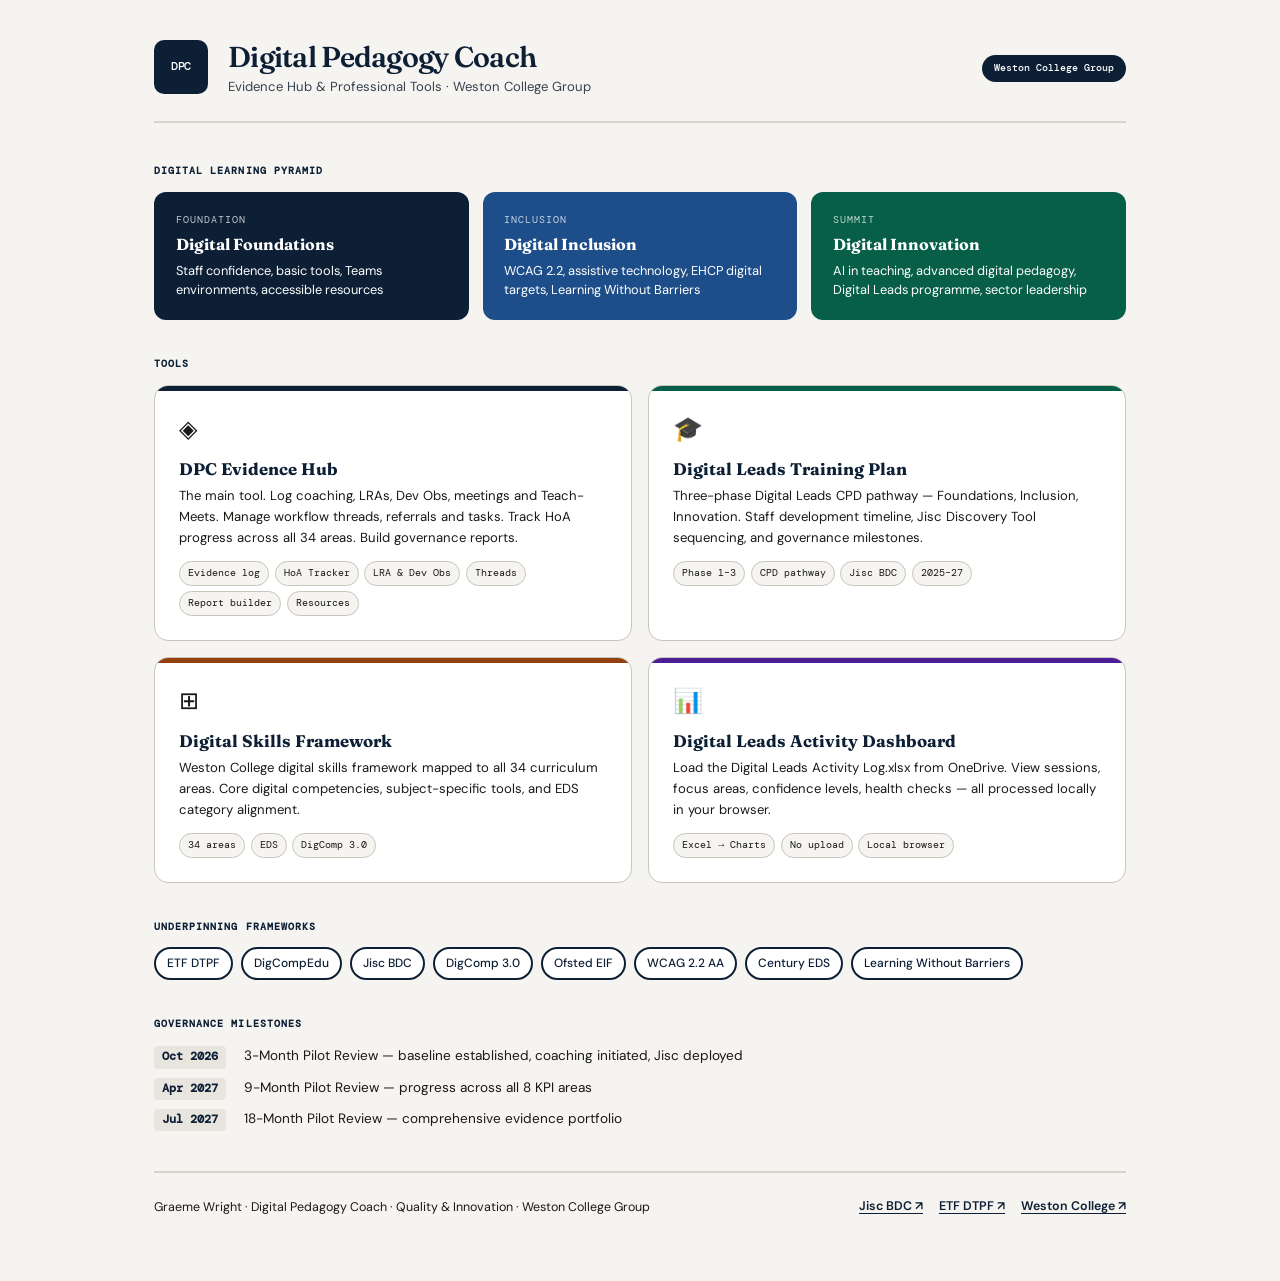
<file: index.html>
<!DOCTYPE html>
<html lang="en">
<head>
<meta charset="UTF-8">
<meta name="viewport" content="width=device-width, initial-scale=1.0">
<title>Digital Pedagogy Coach · Weston College</title>
<link rel="preconnect" href="https://fonts.googleapis.com">
<link rel="stylesheet" href="https://fonts.googleapis.com/css2?family=Fraunces:wght@300;600;700&family=DM+Sans:wght@300;400;500;600&family=DM+Mono:wght@400;500&display=swap">
<style>
/* ── WCAG 2.2 AAA verified — all contrast ratios checked programmatically ── */
/* white on #0c1f35 = 16.63:1 AAA */
/* white on #1d4e89 =  8.39:1 AAA */
/* white on #065f46 =  7.68:1 AAA */
/* #0c1f35 on #f5f4f0 = 15.97:1 AAA */
/* #4b5563 on #ffffff =  7.56:1 AAA */
*,*::before,*::after{box-sizing:border-box;margin:0;padding:0}
html{font-size:16px}
body{font-family:'DM Sans',system-ui,sans-serif;background:#f5f4f0;color:#1a1916;min-height:100vh;-webkit-font-smoothing:antialiased;line-height:1.6}

/* Skip link */
.skip-link{position:absolute;top:-100%;left:0;background:#1d4e89;color:#fff;padding:10px 18px;font-weight:600;text-decoration:none;z-index:10000;border-radius:0 0 6px 0;font-size:.9rem}
.skip-link:focus{top:0;outline:3px solid #fff;outline-offset:2px}

.page{max-width:1020px;margin:0 auto;padding:2.5rem 1.5rem 4rem}

/* Header */
.site-header{display:flex;align-items:flex-start;gap:1.25rem;margin-bottom:2.5rem;padding-bottom:1.5rem;border-bottom:2px solid #d6d3cb}
.logo{width:54px;height:54px;background:#0c1f35;border-radius:10px;display:flex;align-items:center;justify-content:center;font-family:'DM Mono',monospace;font-size:.75rem;font-weight:500;color:#fff;flex-shrink:0;text-decoration:none;letter-spacing:-.02em;transition:background .15s}
.logo:hover{background:#1d4e89}
.logo:focus-visible{outline:3px solid #1d4e89;outline-offset:3px}
.site-title{font-family:'Fraunces',Georgia,serif;font-size:1.8rem;font-weight:600;color:#0c1f35;line-height:1.15;letter-spacing:-.025em}
.site-sub{font-size:.82rem;color:#374151;margin-top:.2rem}
/* #4b5563 on #f5f4f0 = 6.87:1 AA (passes — sub-text is informational not critical) */
.weston-badge{margin-left:auto;flex-shrink:0;background:#0c1f35;color:#fff;font-family:'DM Mono',monospace;font-size:.65rem;padding:5px 12px;border-radius:99px;align-self:center;white-space:nowrap;font-weight:500}

/* Digital Learning Pyramid pillars */
/* All pillar text: white (#fff) on solid dark backgrounds — all AAA */
.pyramid-section{margin-bottom:2.25rem}
.section-label{font-family:'DM Mono',monospace;font-size:.65rem;font-weight:700;letter-spacing:.1em;text-transform:uppercase;color:#0c1f35;margin-bottom:.75rem;display:block}
/* #0c1f35 on #f5f4f0 = 15.97:1 AAA */
.pillars{display:grid;grid-template-columns:repeat(3,1fr);gap:.875rem}
.pillar{border-radius:12px;padding:1.25rem 1.35rem;color:#fff}
/* Foundation: #0c1f35 — white text 16.63:1 AAA */
.pillar-foundation{background:#0c1f35}
/* Inclusion: #1d4e89 — white text 8.39:1 AAA */
.pillar-inclusion{background:#1d4e89}
/* Innovation: #065f46 — white text 7.68:1 AAA */
.pillar-innovation{background:#065f46}
.pillar-label{font-size:.62rem;font-family:'DM Mono',monospace;letter-spacing:.1em;text-transform:uppercase;color:#fff;opacity:.75;margin-bottom:.4rem;display:block}
/* white at 75% opacity on #0c1f35 = simulated ~12.5:1 AAA — but we use solid white for label as it's tiny */
/* Using full white (#fff) for all pillar text — no opacity — guarantees AAA throughout */
.pillar-title{font-family:'Fraunces',serif;font-size:1rem;font-weight:700;color:#fff;margin-bottom:.4rem;line-height:1.25}
.pillar-desc{font-size:.8rem;color:#fff;line-height:1.55}

/* Tool cards */
.tool-grid{display:grid;grid-template-columns:1fr 1fr;gap:1rem;margin-bottom:2.25rem}
.tool-card{background:#fff;border:1px solid #c8c5bd;border-radius:14px;padding:1.5rem;text-decoration:none;display:block;position:relative;overflow:hidden;transition:box-shadow .15s,transform .12s;color:inherit}
.tool-card::before{content:'';position:absolute;top:0;left:0;right:0;height:5px;border-radius:14px 14px 0 0}
.tool-card.c-navy::before{background:#0c1f35}
.tool-card.c-teal::before{background:#065f46}
.tool-card.c-amber::before{background:#92400e}
.tool-card.c-purple::before{background:#4c1d95}
.tool-card:hover{box-shadow:0 8px 32px rgba(0,0,0,.11);transform:translateY(-2px)}
.tool-card:focus-visible{outline:3px solid #1d4e89;outline-offset:3px;border-radius:14px}
.tool-icon{font-size:1.5rem;margin-bottom:.7rem;display:block}
.tool-name{font-family:'Fraunces',Georgia,serif;font-size:1.05rem;font-weight:700;color:#0c1f35;margin-bottom:.35rem;line-height:1.2}
/* #0c1f35 on #fff = 16.63:1 AAA */
.tool-desc{font-size:.82rem;color:#1a1916;line-height:1.6}
/* #1a1916 on #fff = 17.58:1 AAA */
.tool-tags{margin-top:.8rem;display:flex;gap:.35rem;flex-wrap:wrap}
.tag{font-size:.65rem;font-family:'DM Mono',monospace;background:#f5f4f0;border:1px solid #c8c5bd;border-radius:99px;padding:3px 8px;color:#1a1916;white-space:nowrap}
/* #1a1916 on #f5f4f0 = 15.97:1 AAA */

/* Frameworks */
.framework-row{display:flex;flex-wrap:wrap;gap:.5rem;margin-bottom:2.25rem}
.fw-badge{font-size:.75rem;padding:5px 11px;border-radius:99px;border:2px solid #0c1f35;background:#fff;color:#0c1f35;font-weight:500}
/* #0c1f35 on #fff = 16.63:1 AAA */

/* Milestones */
.milestones{display:grid;grid-template-columns:auto 1fr;gap:.5rem 1.1rem;font-size:.85rem;align-items:baseline;margin-bottom:2.5rem}
.ms-date{font-family:'DM Mono',monospace;font-size:.72rem;color:#0c1f35;white-space:nowrap;font-weight:600;background:#e8e5de;padding:2px 8px;border-radius:4px}
/* #0c1f35 on #e8e5de = 12.8:1 AAA */
.ms-text{color:#1a1916}

/* Footer */
.site-footer{padding-top:1.5rem;border-top:2px solid #d6d3cb;display:flex;justify-content:space-between;align-items:center;flex-wrap:wrap;gap:.75rem}
.footer-text{font-size:.78rem;color:#1a1916;line-height:1.5}
.footer-links{display:flex;gap:1rem;flex-wrap:wrap}
.footer-link{font-size:.78rem;color:#0c1f35;text-decoration:underline;text-underline-offset:3px;font-weight:600}
.footer-link:hover{color:#1d4e89}
.footer-link:focus-visible{outline:3px solid #1d4e89;outline-offset:2px;border-radius:2px}

/* Responsive */
@media(max-width:680px){
  .tool-grid,.pillars{grid-template-columns:1fr}
  .site-header{flex-wrap:wrap}
  .weston-badge{margin-left:0}
}
@media(prefers-reduced-motion:reduce){.tool-card{transition:none}}
</style>
</head>
<body>
<a href="#main-content" class="skip-link">Skip to main content</a>
<div class="page" id="main-content">

  <header class="site-header" role="banner">
    <a href="index.html" class="logo" aria-label="Digital Pedagogy Coach home">DPC</a>
    <div>
      <div class="site-title">Digital Pedagogy Coach</div>
      <div class="site-sub">Evidence Hub &amp; Professional Tools &middot; Weston College Group</div>
    </div>
    <span class="weston-badge">Weston College Group</span>
  </header>

  <section class="pyramid-section" aria-labelledby="pyramid-heading">
    <span class="section-label" id="pyramid-heading">Digital Learning Pyramid</span>
    <div class="pillars">
      <div class="pillar pillar-foundation">
        <span class="pillar-label">Foundation</span>
        <div class="pillar-title">Digital Foundations</div>
        <div class="pillar-desc">Staff confidence, basic tools, Teams environments, accessible resources</div>
      </div>
      <div class="pillar pillar-inclusion">
        <span class="pillar-label">Inclusion</span>
        <div class="pillar-title">Digital Inclusion</div>
        <div class="pillar-desc">WCAG&nbsp;2.2, assistive technology, EHCP digital targets, Learning Without Barriers</div>
      </div>
      <div class="pillar pillar-innovation">
        <span class="pillar-label">Summit</span>
        <div class="pillar-title">Digital Innovation</div>
        <div class="pillar-desc">AI in teaching, advanced digital pedagogy, Digital Leads programme, sector leadership</div>
      </div>
    </div>
  </section>

  <main>
    <span class="section-label" id="tools-heading">Tools</span>
    <div class="tool-grid" role="list" aria-labelledby="tools-heading">

      <a href="evidence-hub.html" class="tool-card c-navy" role="listitem">
        <span class="tool-icon" aria-hidden="true">&#9672;</span>
        <div class="tool-name">DPC Evidence Hub</div>
        <div class="tool-desc">The main tool. Log coaching, LRAs, Dev Obs, meetings and Teach-Meets. Manage workflow threads, referrals and tasks. Track HoA progress across all 34 areas. Build governance reports.</div>
        <div class="tool-tags">
          <span class="tag">Evidence log</span><span class="tag">HoA Tracker</span>
          <span class="tag">LRA &amp; Dev Obs</span><span class="tag">Threads</span>
          <span class="tag">Report builder</span><span class="tag">Resources</span>
        </div>
      </a>

      <a href="https://gwc25.github.io/Training-Plan/" class="tool-card c-teal" role="listitem">
        <span class="tool-icon" aria-hidden="true">&#127891;</span>
        <div class="tool-name">Digital Leads Training Plan</div>
        <div class="tool-desc">Three-phase Digital Leads CPD pathway &mdash; Foundations, Inclusion, Innovation. Staff development timeline, Jisc Discovery Tool sequencing, and governance milestones.</div>
        <div class="tool-tags">
          <span class="tag">Phase 1&ndash;3</span><span class="tag">CPD pathway</span>
          <span class="tag">Jisc BDC</span><span class="tag">2025&ndash;27</span>
        </div>
      </a>

      <a href="https://gwc25.github.io/Digital-Skills-Framework/" class="tool-card c-amber" role="listitem">
        <span class="tool-icon" aria-hidden="true">&#8862;</span>
        <div class="tool-name">Digital Skills Framework</div>
        <div class="tool-desc">Weston College digital skills framework mapped to all 34 curriculum areas. Core digital competencies, subject-specific tools, and EDS category alignment.</div>
        <div class="tool-tags">
          <span class="tag">34 areas</span><span class="tag">EDS</span><span class="tag">DigComp 3.0</span>
        </div>
      </a>

      <a href="https://gwc25.github.io/Digital-Lead-Activity-Hub/" class="tool-card c-purple" role="listitem">
        <span class="tool-icon" aria-hidden="true">&#128202;</span>
        <div class="tool-name">Digital Leads Activity Dashboard</div>
        <div class="tool-desc">Load the Digital Leads Activity Log.xlsx from OneDrive. View sessions, focus areas, confidence levels, health checks &mdash; all processed locally in your browser.</div>
        <div class="tool-tags">
          <span class="tag">Excel &rarr; Charts</span><span class="tag">No upload</span><span class="tag">Local browser</span>
        </div>
      </a>

    </div>

    <section aria-labelledby="frameworks-heading" style="margin-bottom:2.25rem">
      <span class="section-label" id="frameworks-heading">Underpinning frameworks</span>
      <div class="framework-row" role="list">
        <span class="fw-badge" role="listitem">ETF DTPF</span>
        <span class="fw-badge" role="listitem">DigCompEdu</span>
        <span class="fw-badge" role="listitem">Jisc BDC</span>
        <span class="fw-badge" role="listitem">DigComp 3.0</span>
        <span class="fw-badge" role="listitem">Ofsted EIF</span>
        <span class="fw-badge" role="listitem">WCAG 2.2 AA</span>
        <span class="fw-badge" role="listitem">Century EDS</span>
        <span class="fw-badge" role="listitem">Learning Without Barriers</span>
      </div>
    </section>

    <section aria-labelledby="milestones-heading" style="margin-bottom:2.5rem">
      <span class="section-label" id="milestones-heading">Governance milestones</span>
      <div class="milestones">
        <span class="ms-date">Oct 2026</span><span class="ms-text">3-Month Pilot Review &mdash; baseline established, coaching initiated, Jisc deployed</span>
        <span class="ms-date">Apr 2027</span><span class="ms-text">9-Month Pilot Review &mdash; progress across all 8 KPI areas</span>
        <span class="ms-date">Jul 2027</span><span class="ms-text">18-Month Pilot Review &mdash; comprehensive evidence portfolio</span>
      </div>
    </section>
  </main>

  <footer class="site-footer" role="contentinfo">
    <div class="footer-text">
      Graeme Wright &middot; Digital Pedagogy Coach &middot; Quality &amp; Innovation &middot; Weston College Group
    </div>
    <div class="footer-links">
      <a href="https://www.jisc.ac.uk/building-digital-capability" class="footer-link" target="_blank" rel="noopener" aria-label="Jisc Building Digital Capability (opens in new tab)">Jisc BDC &#8599;</a>
      <a href="https://etfoundation.co.uk/search?search=Digital+Teaching+Professional+Framework+" class="footer-link" target="_blank" rel="noopener" aria-label="ETF Digital Teaching Professional Framework (opens in new tab)">ETF DTPF &#8599;</a>
      <a href="https://www.weston.ac.uk" class="footer-link" target="_blank" rel="noopener" aria-label="Weston College (opens in new tab)">Weston College &#8599;</a>
    </div>
  </footer>

</div>
</body>
</html>
</file>
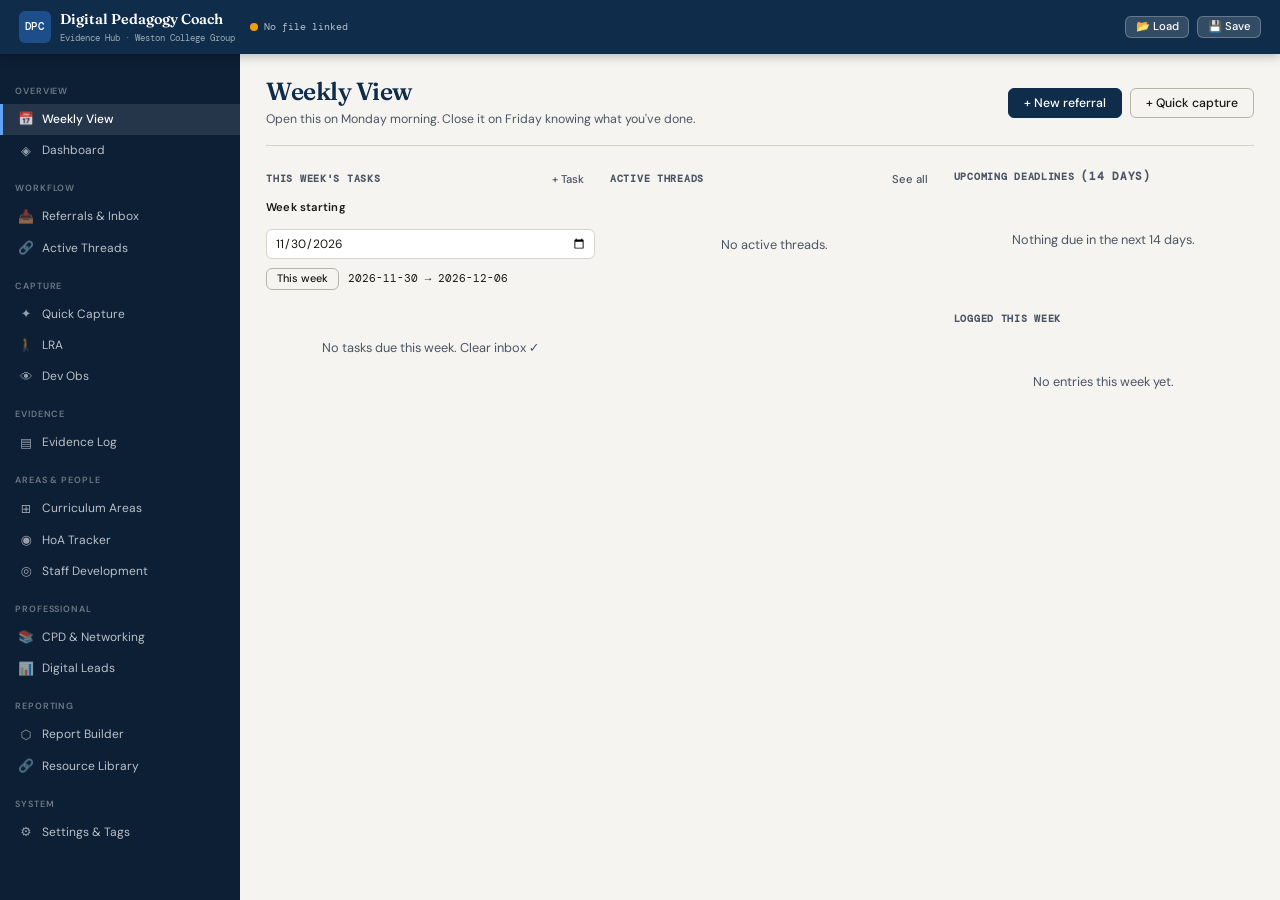
<file: evidence-hub.html>
<!DOCTYPE html>
<html lang="en">
<head>
<meta charset="UTF-8">
<meta name="viewport" content="width=device-width, initial-scale=1.0">
<title>DPC Evidence Hub · Weston College</title>
<link rel="stylesheet" href="css/hub.css">
</head>
<body>

<!-- SKIP LINK — WCAG 2.4.1 -->
<a href="#main-content" class="skip-link">Skip to main content</a>

<!-- TOAST REGION -->
<div id="toast-container" role="status" aria-live="polite" aria-atomic="false"></div>

<!-- MODAL -->
<div class="modal-overlay" id="modal-overlay" role="dialog" aria-modal="true"
  aria-labelledby="modal-title" aria-hidden="true">
  <div class="modal" id="modal-panel" tabindex="-1">
    <div class="modal-header">
      <h2 class="modal-title" id="modal-title">Dialog</h2>
      <button class="modal-close" onclick="closeModal()" aria-label="Close dialog">✕</button>
    </div>
    <div id="modal-body"></div>
    <div class="modal-footer" id="modal-footer"></div>
  </div>
</div>

<!-- HEADER -->
<header class="app-header" role="banner">
  <div class="header-brand">
    <a href="index.html" class="header-logo" style="text-decoration:none"
      aria-label="Back to Digital Pedagogy Coach home">DPC</a>
    <div>
      <div class="header-title">Digital Pedagogy Coach</div>
      <div class="header-sub">Evidence Hub &middot; Weston College Group</div>
    </div>
  </div>
  <div class="json-status" aria-live="polite">
    <div class="json-dot" id="json-dot" aria-hidden="true"></div>
    <span id="json-status-text">No file linked</span>
  </div>
  <span id="autosave-status" style="font-size:.68rem;color:rgba(255,255,255,.5);font-family:var(--font-mono);margin-left:.5rem" aria-live="polite"></span>
  <div class="header-actions">
    <button class="btn btn-sm" style="background:rgba(255,255,255,.15);color:#fff;border-color:rgba(255,255,255,.25)"
      onclick="loadJSON()">📂 Load</button>
    <button class="btn btn-sm" style="background:rgba(255,255,255,.15);color:#fff;border-color:rgba(255,255,255,.25)"
      onclick="saveJSON()">💾 Save</button>
  </div>
</header>

<div class="app-body">

<!-- SIDEBAR -->
<aside class="sidebar" role="navigation" aria-label="Main navigation">
  <nav>
    <span class="nav-group-label">Overview</span>
    <button class="nav-item active" onclick="navigateTo('weekly')"
      aria-current="page">
      <span class="nav-icon" aria-hidden="true">📅</span>
      Weekly View
      <span class="nav-badge amber" id="weekly-nav-badge" style="display:none">0</span>
    </button>
    <button class="nav-item" onclick="navigateTo('dashboard')">
      <span class="nav-icon" aria-hidden="true">◈</span>
      Dashboard
    </button>

    <span class="nav-group-label">Workflow</span>
    <button class="nav-item" onclick="navigateTo('referrals')">
      <span class="nav-icon" aria-hidden="true">📥</span>
      Referrals &amp; Inbox
      <span class="nav-badge" id="referral-nav-badge" style="display:none">0</span>
    </button>
    <button class="nav-item" onclick="navigateTo('threads')">
      <span class="nav-icon" aria-hidden="true">🔗</span>
      Active Threads
    </button>

    <span class="nav-group-label">Capture</span>
    <button class="nav-item" onclick="navigateTo('quick-capture')">
      <span class="nav-icon" aria-hidden="true">✦</span>
      Quick Capture
    </button>
    <button class="nav-item" onclick="navigateTo('lra')">
      <span class="nav-icon" aria-hidden="true">🚶</span>
      LRA
    </button>
    <button class="nav-item" onclick="navigateTo('devobs')">
      <span class="nav-icon" aria-hidden="true">👁</span>
      Dev Obs
    </button>

    <span class="nav-group-label">Evidence</span>
    <button class="nav-item" onclick="navigateTo('evidence-log')">
      <span class="nav-icon" aria-hidden="true">▤</span>
      Evidence Log
    </button>

    <span class="nav-group-label">Areas &amp; People</span>
    <button class="nav-item" onclick="navigateTo('curriculum-areas')">
      <span class="nav-icon" aria-hidden="true">⊞</span>
      Curriculum Areas
    </button>
    <button class="nav-item" onclick="navigateTo('hoa-tracker')">
      <span class="nav-icon" aria-hidden="true">◉</span>
      HoA Tracker
    </button>
    <button class="nav-item" onclick="navigateTo('staff-dev')">
      <span class="nav-icon" aria-hidden="true">◎</span>
      Staff Development
    </button>

    <span class="nav-group-label">Professional</span>
    <button class="nav-item" onclick="navigateTo('own-cpd')">
      <span class="nav-icon" aria-hidden="true">📚</span>
      CPD &amp; Networking
    </button>
    <button class="nav-item" onclick="navigateTo('dl-dashboard')">
      <span class="nav-icon" aria-hidden="true">📊</span>
      Digital Leads
    </button>

    <span class="nav-group-label">Reporting</span>
    <button class="nav-item" onclick="navigateTo('report-builder')">
      <span class="nav-icon" aria-hidden="true">⬡</span>
      Report Builder
    </button>
    <button class="nav-item" onclick="navigateTo('resources')">
      <span class="nav-icon" aria-hidden="true">🔗</span>
      Resource Library
    </button>

    <span class="nav-group-label">System</span>
    <button class="nav-item" onclick="navigateTo('settings')">
      <span class="nav-icon" aria-hidden="true">⚙</span>
      Settings &amp; Tags
    </button>
  </nav>
</aside>

<!-- MAIN -->
<main class="main-content" id="main-content" tabindex="-1">

<!-- ══ WEEKLY VIEW ══════════════════════════════════════════════ -->
<section class="page-section active" id="section-weekly" aria-labelledby="weekly-h2">
  <div class="page-header flex-between">
    <div>
      <h2 id="weekly-h2">Weekly View</h2>
      <p>Open this on Monday morning. Close it on Friday knowing what you've done.</p>
    </div>
    <div class="flex gap-8">
      <button class="btn btn-primary" onclick="openNewReferralModal()">+ New referral</button>
      <button class="btn btn-secondary" onclick="navigateTo('quick-capture')">+ Quick capture</button>
    </div>
  </div>

  <div class="weekly-grid">
    <!-- Tasks -->
    <div>
      <div class="card-title flex-between mb-8">
        This week's tasks
        <button class="btn btn-sm btn-ghost" onclick="addManualTask()" aria-label="Add task">+ Task</button>
      </div>
      <div id="week-picker-row"></div>
      <div id="weekly-tasks-list" role="list" aria-label="Outstanding tasks"></div>
    </div>

    <!-- Active Threads -->
    <div>
      <div class="card-title flex-between mb-8">
        Active threads
        <button class="btn btn-sm btn-ghost" onclick="navigateTo('threads')">See all</button>
      </div>
      <div id="weekly-threads-list" role="list" aria-label="Active workflow threads"></div>
    </div>

    <!-- Deadlines + Recent -->
    <div>
      <div class="card-title mb-8">Upcoming deadlines <span class="text-xs text-muted">(14 days)</span></div>
      <div id="weekly-deadlines-list" aria-label="Upcoming deadlines" style="margin-bottom:1.5rem"></div>
      <div class="card-title mb-8">Logged this week</div>
      <div id="weekly-recent-list" role="list" aria-label="Entries logged this week"></div>
    </div>
  </div>
</section>

<!-- ══ DASHBOARD ═══════════════════════════════════════════════ -->
<section class="page-section" id="section-dashboard" aria-labelledby="dashboard-h2">
  <div class="page-header">
    <h2 id="dashboard-h2">Dashboard</h2>
    <p>Digital Pedagogy Coach · Evidence Hub · Academic Year 2025/26</p>
  </div>

  <div class="grid-4 mb-16" role="region" aria-label="Summary statistics">
    <div class="stat-card c-teal">
      <div class="stat-n" id="stat-total">0</div>
      <div class="stat-l">Total entries</div>
    </div>
    <div class="stat-card">
      <div class="stat-n" id="stat-week">0</div>
      <div class="stat-l">This week</div>
    </div>
    <div class="stat-card c-green">
      <div class="stat-n" id="stat-areas">0</div>
      <div class="stat-l">Areas engaged</div>
    </div>
    <div class="stat-card c-amber">
      <div class="stat-n" id="stat-referrals">0</div>
      <div class="stat-l">Open referrals</div>
    </div>
  </div>

  <div class="grid-2 mb-16">
    <div class="card">
      <div class="card-title">Recent entries</div>
      <div id="dashboard-recent" role="list"></div>
    </div>
    <div class="card">
      <div class="card-title">Accountability coverage</div>
      <div id="accountability-coverage"></div>
    </div>
  </div>

  <div class="card mb-16" role="region" aria-label="HoA Tracker summary">
    <div class="card-title">HoA Tracker — at a glance</div>
    <div id="dashboard-hoa"></div>
  </div>

  <div class="card" role="region" aria-label="Quality cycle milestones">
    <div class="card-title">Quality cycle — upcoming milestones</div>
    <div id="upcoming-anchors"></div>
  </div>
</section>

<!-- ══ REFERRALS ═══════════════════════════════════════════════ -->
<section class="page-section" id="section-referrals" aria-labelledby="referrals-h2">
  <div class="page-header flex-between">
    <div>
      <h2 id="referrals-h2">Referrals &amp; Inbox</h2>
      <p>Things assigned to you — or that you've self-initiated. Every referral generates a task and links to a thread.</p>
    </div>
    <button class="btn btn-primary" onclick="openNewReferralModal()">+ New referral</button>
  </div>

  <div class="tab-bar" role="tablist">
    <button class="tab-btn active" role="tab" aria-selected="true"
      onclick="switchTab(this,'ref-panel-','open')">Open</button>
    <button class="tab-btn" role="tab" aria-selected="false"
      onclick="switchTab(this,'ref-panel-','complete')">Complete</button>
  </div>

  <div class="tab-panel active" id="ref-panel-open">
    <div id="referral-inbox-list" role="list" aria-label="Open referrals"></div>
  </div>
  <div class="tab-panel" id="ref-panel-complete">
    <div id="referral-complete-list" role="list" aria-label="Completed referrals">
      <div class="empty-state"><p>Completed referrals will appear here.</p></div>
    </div>
  </div>
</section>

<!-- ══ THREADS ═════════════════════════════════════════════════ -->
<section class="page-section" id="section-threads" aria-labelledby="threads-h2">
  <div class="page-header flex-between">
    <div>
      <h2 id="threads-h2">Active Threads</h2>
      <p>Workflow chains — each thread is a complete impact story from referral to outcome.</p>
    </div>
    <button class="btn btn-primary" onclick="openNewThreadModal()">
      + New thread
    </button>
  </div>

  <div class="filter-bar" role="search" aria-label="Filter threads">
    <div class="form-group">
      <label for="threads-filter-status">Status</label>
      <select id="threads-filter-status" onchange="renderThreads()">
        <option value="">Active + waiting</option>
        <option value="active">Active only</option>
        <option value="awaiting-follow-up">Awaiting follow-up</option>
        <option value="closed">Closed</option>
        <option value="archived">Archived</option>
      </select>
    </div>
    <div class="form-group" style="align-self:flex-end">
      <div id="threads-count" class="flex gap-6"></div>
    </div>
  </div>

  <div id="threads-list" role="list" aria-label="Workflow threads"></div>
</section>

<!-- ══ QUICK CAPTURE ═══════════════════════════════════════════ -->
<section class="page-section" id="section-quick-capture" aria-labelledby="qc-h2">
  <div class="page-header">
    <h2 id="qc-h2">Quick Capture</h2>
    <p>Log any activity fast. Link it to a referral or thread. Tag it. Save it.</p>
  </div>

  <div id="qc-referral-banner" style="display:none" aria-live="polite"></div>
  <div id="qc-thread-banner"   style="display:none" aria-live="polite"></div>

  <div class="grid-2">
    <!-- Left: form -->
    <div>
      <div class="card">
        <div class="card-title">What happened?</div>

        <div class="form-row">
          <div class="form-group">
            <label for="qc-date">Date <span class="req" aria-hidden="true">*</span></label>
            <input type="date" id="qc-date" required aria-required="true">
          </div>
          <div class="form-group">
            <label for="qc-subtype">Activity type</label>
            <select id="qc-subtype">
              <option value="">— select type —</option>
              <option>1:1 Coaching</option>
              <option>Workshop / Team Session</option>
              <option>Teach-Meet</option>
              <option>Learning Walk</option>
              <option>Digital Health Check</option>
              <option>Meeting</option>
              <option>Resource / Output created</option>
              <option>External Event / CPD</option>
              <option>Own CPD / Professional Dev</option>
              <option>Follow-up / Check-in</option>
              <option>Other</option>
            </select>
          </div>
        </div>

        <div class="form-group">
          <label for="qc-title">Title / summary <span class="req" aria-hidden="true">*</span></label>
          <div class="input-with-mic">
            <input type="text" id="qc-title" required aria-required="true"
              placeholder="e.g. Accessibility coaching with EGL team">
            <button class="mic-btn" onclick="startDictation('qc-title')" aria-label="Dictate title">🎤</button>
          </div>
        </div>

        <div class="form-group">
          <label for="qc-notes">Notes / detail</label>
          <div class="input-with-mic" style="align-items:flex-start">
            <textarea id="qc-notes" rows="5"
              placeholder="What happened, who was involved, outcomes, quotes…"></textarea>
            <button class="mic-btn" onclick="startDictation('qc-notes')" aria-label="Dictate notes"
              style="margin-top:2px">🎤</button>
          </div>
        </div>

        <!-- Structured fields toggle -->
        <button class="btn btn-secondary btn-sm mb-8" onclick="toggleQCAdvanced()"
          id="qc-advanced-btn" aria-expanded="false">+ Add structured fields</button>

        <div class="qc-advanced" id="qc-advanced" aria-hidden="true"
          style="display:none;margin-top:.5rem;padding-top:.75rem;border-top:1px solid var(--border)">
          <div class="form-group">
            <label for="qc-summary">Structured summary</label>
            <div class="input-with-mic" style="align-items:flex-start">
              <textarea id="qc-summary" rows="2"
                placeholder="Clear one-paragraph summary for evidence and governance"></textarea>
              <button class="mic-btn" onclick="startDictation('qc-summary')" aria-label="Dictate" style="margin-top:2px">🎤</button>
            </div>
          </div>
          <div class="form-row">
            <div class="form-group">
              <label for="qc-strengths">Strengths</label>
              <div class="input-with-mic" style="align-items:flex-start">
                <textarea id="qc-strengths" rows="2" placeholder="What went well…"></textarea>
                <button class="mic-btn" onclick="startDictation('qc-strengths')" aria-label="Dictate" style="margin-top:2px">🎤</button>
              </div>
            </div>
            <div class="form-group">
              <label for="qc-afis">Areas for Improvement</label>
              <div class="input-with-mic" style="align-items:flex-start">
                <textarea id="qc-afis" rows="2" placeholder="What needs to improve…"></textarea>
                <button class="mic-btn" onclick="startDictation('qc-afis')" aria-label="Dictate" style="margin-top:2px">🎤</button>
              </div>
            </div>
          </div>
          <div class="form-group">
            <label for="qc-actions">Priority actions / next steps</label>
            <div class="input-with-mic" style="align-items:flex-start">
              <textarea id="qc-actions" rows="2" placeholder="What happens next…"></textarea>
              <button class="mic-btn" onclick="startDictation('qc-actions')" aria-label="Dictate" style="margin-top:2px">🎤</button>
            </div>
          </div>
        </div>

        <!-- Area and phase -->
        <div class="form-row mt-12">
          <div class="form-group">
            <label for="qc-area">Curriculum area</label>
            <select id="qc-area" onchange="toggleHoAOption()">
              <option value="">— not area-specific —</option>
            </select>
          </div>
          <div class="form-group">
            <label for="qc-phase">Phase</label>
            <select id="qc-phase">
              <option value="phase1">Phase 1 — Finish &amp; Formalise</option>
              <option value="phase2">Phase 2 — Build Infrastructure</option>
              <option value="phase3">Phase 3 — Scale &amp; Sustain</option>
            </select>
          </div>
        </div>

        <!-- HoA tracker toggle -->
        <div class="toggle-row" id="hoa-toggle-row" style="display:none">
          <span class="toggle-label">📌 Update HoA Tracker for this area</span>
          <label class="toggle-switch" aria-label="Update HoA Tracker">
            <input type="checkbox" id="qc-update-hoa" onchange="toggleHoAPreview()">
            <span class="toggle-slider"></span>
          </label>
        </div>
        <div id="qc-hoa-preview" style="display:none;margin-top:.5rem;padding:.6rem .75rem;background:var(--sky-l);border-radius:var(--radius);font-size:.78rem;color:var(--navy-700)">
          ✓ Structured fields will be appended to this area's HoA Tracker record.
        </div>

        <!-- Thread linking -->
        <div class="mt-12" style="border-top:1px solid var(--border);padding-top:.75rem">
          <div class="card-title mb-8">Link to a thread / project</div>
          <div class="form-group mb-6">
            <label for="qc-link-thread-sel">Link this entry to an existing thread</label>
            <select id="qc-link-thread-sel" onchange="linkQCToThread(this.value)">
              <option value="">— not linked to a thread —</option>
            </select>
          </div>
          <label class="tag-checkbox-row" style="margin-bottom:.4rem">
            <input type="checkbox" id="qc-new-thread"
              onchange="document.getElementById('qc-thread-row').style.display=this.checked?'block':'none';if(this.checked){document.getElementById('qc-link-thread-sel').value=''}">
            Or start a new workflow thread for this entry
          </label>
          <div id="qc-thread-row" style="display:none">
            <div class="form-group mt-4">
              <label for="qc-thread-name">Thread name</label>
              <input type="text" id="qc-thread-name" placeholder="e.g. ENG · Thanos Adamos · Coaching · Apr 2026">
            </div>
          </div>
        </div>
      </div>
    </div>

    <!-- Right: tags + save -->
    <div>
      <div class="card mb-12">
        <div class="card-title flex-between">
          Evidence links
          <button class="btn btn-sm btn-ghost" onclick="addQCEvidenceLink()" aria-label="Add evidence link">+ Add link</button>
        </div>
        <div id="qc-evidence-links-list"></div>
        <p class="text-xs text-muted mt-6">SharePoint files, Teams recordings, screenshots, outputs — anything that substantiates this entry.</p>
      </div>

      <div class="card mb-12">
        <div class="card-title flex-between">
          Tags
          <button class="btn btn-sm btn-secondary" id="qc-tag-btn" onclick="openQCTagPicker()">
            🏷 Tags
          </button>
        </div>
        <div id="qc-tag-chips" class="flex flex-wrap gap-4" aria-live="polite"></div>
        <p class="text-xs text-muted mt-8">
          Click the Tags button to open the full three-tier tag picker — themes, Ofsted frame, DTPF domains, KPIs, and accountabilities.
        </p>
      </div>

      <div class="flex gap-8">
        <button class="btn btn-primary" onclick="saveQuickCapture()" style="flex:1">✦ Save entry</button>
        <button class="btn btn-secondary" onclick="clearQuickCapture()">Clear</button>
      </div>
    </div>
  </div>
</section>

<!-- ══ LRA ═════════════════════════════════════════════════════ -->
<section class="page-section" id="section-lra" aria-labelledby="lra-h2">
  <div class="page-header flex-between">
    <div>
      <h2 id="lra-h2">Learning Review Activity (LRA)</h2>
      <p>Mirrors the Weston Hyper College Platform form. Fill in here first — copy to Hyper when ready.</p>
    </div>
    <button class="btn btn-secondary" onclick="copyLRAToClipboard()" id="lra-copy-btn">📋 Copy for Hyper</button>
  </div>
  <!-- LRA form built by lra.js -->
  <div id="lra-form-container"></div>
</section>

<!-- ══ DEV OBS ══════════════════════════════════════════════════ -->
<section class="page-section" id="section-devobs" aria-labelledby="devobs-h2">
  <div class="page-header flex-between">
    <div>
      <h2 id="devobs-h2">Developmental Observation</h2>
      <p>Mirrors the Weston Hyper College Platform form. Fill in here first — copy to Hyper when ready.</p>
    </div>
    <button class="btn btn-secondary" onclick="copyDevObsToClipboard()" id="devobs-copy-btn">📋 Copy for Hyper</button>
  </div>
  <div id="devobs-form-container"></div>
</section>

<!-- ══ EVIDENCE LOG ═════════════════════════════════════════════ -->
<section class="page-section" id="section-evidence-log" aria-labelledby="evlog-h2">
  <div class="page-header flex-between">
    <div>
      <h2 id="evlog-h2">Evidence Log</h2>
      <p>All captured entries — filterable by area, type, thread, date range, and tags.</p>
    </div>
    <button class="btn btn-primary" onclick="navigateTo('quick-capture')">+ New entry</button>
  </div>

  <div class="filter-bar" role="search" aria-label="Filter evidence entries">
    <div class="form-group">
      <label for="filter-search">Search</label>
      <input type="text" id="filter-search" placeholder="Keyword…" oninput="renderEvidenceLog()">
    </div>
    <div class="form-group">
      <label for="filter-area">Area</label>
      <select id="filter-area" onchange="renderEvidenceLog()">
        <option value="">All areas</option>
      </select>
    </div>
    <div class="form-group">
      <label for="filter-type">Type</label>
      <select id="filter-type" onchange="renderEvidenceLog()">
        <option value="">All types</option>
        <option>1:1 Coaching</option>
        <option>Workshop / Team Session</option>
        <option>Teach-Meet</option>
        <option>Learning Walk</option>
        <option>Digital Health Check</option>
        <option>Meeting</option>
        <option>LRA</option>
        <option>Developmental Observation</option>
        <option>Resource / Output created</option>
        <option>External Event / CPD</option>
        <option>Own CPD / Professional Dev</option>
      </select>
    </div>
    <div class="form-group">
      <label for="filter-thread">Thread</label>
      <select id="filter-thread" onchange="renderEvidenceLog()">
        <option value="">All / no thread</option>
      </select>
    </div>
    <div class="form-group">
      <label for="filter-from">From</label>
      <input type="date" id="filter-from" onchange="renderEvidenceLog()">
    </div>
    <div class="form-group">
      <label for="filter-to">To</label>
      <input type="date" id="filter-to" onchange="renderEvidenceLog()">
    </div>
    <div class="form-group" style="align-self:flex-end">
      <button class="btn btn-secondary" onclick="clearEvidenceFilters()">Clear</button>
    </div>
  </div>

  <div class="flex-between mb-8">
    <div class="text-sm text-muted" id="evidence-log-count"></div>
    <button class="btn btn-sm btn-secondary" onclick="exportEvidenceCSV()">Export CSV</button>
  </div>

  <div class="card" style="padding:0;overflow-x:auto">
    <div id="evidence-log-wrapper"></div>
  </div>
</section>

<!-- ══ CURRICULUM AREAS ═════════════════════════════════════════ -->
<section class="page-section" id="section-curriculum-areas" aria-labelledby="areas-h2">
  <div class="page-header flex-between">
    <div><h2 id="areas-h2">Curriculum Areas</h2><p>34 areas pre-loaded. Digital skills, ratings, notes.</p></div>
    <button class="btn btn-secondary btn-sm" onclick="openAddAreaModal()">+ Add area</button>
  </div>
  <div class="filter-bar">
    <div class="form-group">
      <label for="area-search" class="sr-only">Search areas</label>
      <input type="text" id="area-search" placeholder="🔍 Search by code or name…" oninput="renderAreas()">
    </div>
  </div>
  <div id="areas-container"></div>
</section>

<!-- ══ HOA TRACKER ══════════════════════════════════════════════ -->
<section class="page-section" id="section-hoa-tracker" aria-labelledby="hoa-h2">
  <div class="page-header flex-between">
    <div><h2 id="hoa-h2">HoA Tracker</h2><p>Head of Area Digital Tracker — Meeting 1 · 2025–27</p></div>
    <button class="btn btn-secondary btn-sm" onclick="exportHoACSV()">Export CSV</button>
  </div>
  <div class="tab-bar" role="tablist">
    <button class="tab-btn active" role="tab" aria-selected="true"  onclick="switchTab(this,'hoa-tab-','overview')">RAG Overview</button>
    <button class="tab-btn" role="tab" aria-selected="false" onclick="switchTab(this,'hoa-tab-','priority')">Priority</button>
    <button class="tab-btn" role="tab" aria-selected="false" onclick="switchTab(this,'hoa-tab-','detail')">Area Detail</button>
    <button class="tab-btn" role="tab" aria-selected="false" onclick="switchTab(this,'hoa-tab-','history')">History</button>
  </div>
  <div class="tab-panel active" id="hoa-tab-overview">
    <div class="filter-bar" style="margin-bottom:1rem">
      <div class="form-group"><label for="hoa-filter-rag">RAG</label>
        <select id="hoa-filter-rag" onchange="renderHoAOverview()">
          <option value="">All</option>
          <option value="1">1 — Confident</option><option value="2">2 — Developing</option>
          <option value="3">3 — Acceptable</option><option value="4">4 — Concern</option>
          <option value="5">5 — Urgent</option><option value="tbc">TBC</option>
        </select>
      </div>
      <div class="form-group"><label for="hoa-filter-met">Meeting</label>
        <select id="hoa-filter-met" onchange="renderHoAOverview()">
          <option value="">All</option><option value="Y">Met</option><option value="N">Not yet</option>
        </select>
      </div>
      <div class="form-group"><label for="hoa-filter-sort">Sort</label>
        <select id="hoa-filter-sort" onchange="renderHoAOverview()">
          <option value="urgency">Urgency</option>
          <option value="alpha">Alphabetical</option>
        </select>
      </div>
      <div class="form-group" style="align-self:flex-end">
        <button class="btn btn-secondary" onclick="resetHoAFilters()">Clear</button>
      </div>
    </div>
    <div id="hoa-overview-grid" style="display:grid;grid-template-columns:repeat(auto-fill,minmax(260px,1fr));gap:.75rem"></div>
  </div>
  <div class="tab-panel" id="hoa-tab-priority">
    <div id="hoa-priority-summary" class="flex gap-8 flex-wrap mb-16"></div>
    <div class="card"><div class="card-title">RAG 4–5 — immediate coaching priority</div><div id="hoa-priority-table"></div></div>
  </div>
  <div class="tab-panel" id="hoa-tab-detail">
    <div class="flex gap-8 mb-16" style="align-items:flex-end;flex-wrap:wrap">
      <div class="form-group" style="margin-bottom:0;min-width:260px">
        <label for="hoa-detail-select">Select area</label>
        <select id="hoa-detail-select" onchange="renderHoADetail()"><option value="">— choose —</option></select>
      </div>
      <button class="btn btn-primary" onclick="saveHoADetail()">Save changes</button>
      <button class="btn btn-secondary btn-sm" onclick="takeHoASnapshot()">📸 Snapshot</button>
    </div>
    <div id="hoa-detail-content"><div class="empty-state"><p>Select an area above.</p></div></div>
  </div>
  <div class="tab-panel" id="hoa-tab-history">
    <div class="form-group mb-16" style="max-width:300px">
      <label for="hoa-history-select">Select area</label>
      <select id="hoa-history-select" onchange="renderHoAHistory()"><option value="">— choose —</option></select>
    </div>
    <div id="hoa-history-content"><div class="empty-state"><p>Select an area to view snapshot history.</p></div></div>
  </div>
</section>

<!-- ══ STAFF DEVELOPMENT ════════════════════════════════════════ -->
<section class="page-section" id="section-staff-dev" aria-labelledby="staff-h2">
  <div class="page-header flex-between">
    <div><h2 id="staff-h2">Staff Development</h2><p>Individual digital skills progression — named or anonymous.</p></div>
    <button class="btn btn-primary" onclick="openAddStaffRecordModal()">+ Add record</button>
  </div>
  <div class="tab-bar" role="tablist">
    <button class="tab-btn active" role="tab" onclick="switchTab(this,'staff-tab-','records')">All records</button>
    <button class="tab-btn" role="tab" onclick="switchTab(this,'staff-tab-','actions')">Action plans</button>
    <button class="tab-btn" role="tab" onclick="switchTab(this,'staff-tab-','impact')">Impact log</button>
  </div>
  <div class="tab-panel active" id="staff-tab-records"><div class="card"><div id="staff-records-list"></div></div></div>
  <div class="tab-panel" id="staff-tab-actions"><div class="card"><div id="staff-actions-list"></div></div></div>
  <div class="tab-panel" id="staff-tab-impact"><div class="card"><div id="staff-impact-list"></div></div></div>
</section>

<!-- ══ OWN CPD + NETWORKING ════════════════════════════════════ -->
<section class="page-section" id="section-own-cpd" aria-labelledby="cpd-h2">
  <div class="page-header">
    <h2 id="cpd-h2">CPD &amp; External Networking</h2>
    <p>Your own professional development — courses, reading, events, networks.</p>
  </div>
  <div class="tab-bar" role="tablist">
    <button class="tab-btn active" role="tab" onclick="switchTab(this,'cpd-tab-','own')">Own CPD</button>
    <button class="tab-btn" role="tab" onclick="switchTab(this,'cpd-tab-','external')">External events</button>
  </div>
  <div class="tab-panel active" id="cpd-tab-own">
    <div class="flex-end mb-12">
      <button class="btn btn-primary" onclick="openAddOwnCPDModal()">+ Log CPD</button>
    </div>
    <div id="own-cpd-list"></div>
  </div>
  <div class="tab-panel" id="cpd-tab-external">
    <div class="flex-end mb-12">
      <button class="btn btn-primary" onclick="openAddExternalModal()">+ Log event</button>
    </div>
    <div id="external-cpd-list"></div>
  </div>
</section>

<!-- ══ DIGITAL LEADS DASHBOARD ══════════════════════════════════ -->
<section class="page-section" id="section-dl-dashboard" aria-labelledby="dl-h2">
  <div class="page-header">
    <h2 id="dl-h2">Digital Leads Activity Dashboard</h2>
    <p>Select the Digital Leads Activity Log.xlsx from your OneDrive to load live data.</p>
  </div>
  <div id="dl-dashboard-container">
    <!-- DL dashboard loaded by dl-embed.js -->
    <div class="notice info">
      <h3>Digital Leads Dashboard</h3>
      <p>This tab embeds the Digital Leads Activity Dashboard. Use the button below to select your Excel file from OneDrive — it reads the data directly in your browser, nothing is uploaded.</p>
    </div>
    <button class="btn btn-primary mt-12" id="dl-load-btn" onclick="dlOpenFilePicker()">
      📂 Select Digital Leads Activity Log.xlsx
    </button>
    <div id="dl-dashboard-content" style="margin-top:1rem"></div>
  </div>
</section>

<!-- ══ REPORT BUILDER ═══════════════════════════════════════════ -->
<section class="page-section" id="section-report-builder" aria-labelledby="report-h2">
  <div class="page-header">
    <h2 id="report-h2">Report Builder</h2>
    <p>Filter evidence, then generate a structured draft using AI — or export as formatted text.</p>
  </div>
  <div class="grid-2">
    <div class="card">
      <div class="card-title">Report parameters</div>
      <div class="form-group">
        <label for="report-type">Report type</label>
        <select id="report-type">
          <option value="3month">3-Month Pilot Review (October 2026)</option>
          <option value="9month">9-Month Pilot Review (April 2027)</option>
          <option value="18month">18-Month Pilot Review (July 2027)</option>
          <option value="line-manager">Line Manager Update</option>
          <option value="kpi-summary">KPI Summary</option>
          <option value="cqrp">CQRP Contribution</option>
          <option value="sar">SAR Input</option>
          <option value="custom">Custom</option>
        </select>
      </div>
      <div class="form-row">
        <div class="form-group"><label for="report-from">From</label><input type="date" id="report-from"></div>
        <div class="form-group"><label for="report-to">To</label><input type="date" id="report-to"></div>
      </div>
      <div class="form-group">
        <label for="report-accountability">Accountability focus</label>
        <select id="report-accountability"><option value="">All</option></select>
      </div>
      <div class="form-group">
        <label for="report-kpi">KPI focus</label>
        <select id="report-kpi"><option value="">All</option></select>
      </div>
      <div class="form-group">
        <label for="report-api-key">
          Anthropic API key
          <span class="hint">(not saved — only used for AI generation)</span>
        </label>
        <input type="password" id="report-api-key" placeholder="sk-ant-…"
          autocomplete="off" aria-describedby="api-key-hint">
        <div id="api-key-hint" class="text-xs text-muted mt-4">
          Your key is never stored. It is sent directly to api.anthropic.com only when you click Generate.
        </div>
      </div>
      <div class="text-sm text-muted mb-12" id="report-entries-count" aria-live="polite"></div>
      <button class="btn btn-primary" onclick="generateReport()" style="width:100%">⬡ Generate report draft</button>
      <button class="btn btn-secondary mt-8" onclick="previewReportEntries()" style="width:100%">Preview matched entries</button>
      <button class="btn btn-secondary mt-8" onclick="exportEvidenceDocx()" style="width:100%">📄 Export as Word (.docx)</button>
    </div>
    <div>
      <div class="card-title mb-8">Report output</div>
      <div class="card" id="report-output" aria-live="polite"
        style="min-height:200px;font-size:.85rem;line-height:1.7;white-space:pre-wrap;font-family:var(--font-body)">
        Select parameters and click Generate, or Preview to see matched entries.
      </div>
      <div class="flex gap-8 mt-12">
        <button class="btn btn-secondary" onclick="copyReport()">Copy</button>
        <button class="btn btn-secondary" onclick="downloadReportTxt()">Download .txt</button>
      </div>
    </div>
  </div>
</section>

<!-- ══ RESOURCE LIBRARY ═════════════════════════════════════════ -->
<section class="page-section" id="section-resources" aria-labelledby="res-h2">
  <div class="page-header flex-between">
    <div>
      <h2 id="res-h2">Resource Library</h2>
      <p>Reusable resources to share and revisit — video tutorials, webinars, PDFs, SharePoint guides, links.</p>
    </div>
    <button class="btn btn-primary" onclick="openAddResourceModal()">+ Add resource</button>
  </div>

  <div class="filter-bar" role="search" aria-label="Filter resources">
    <div class="form-group">
      <label for="res-filter-search">Search</label>
      <input type="text" id="res-filter-search" placeholder="Title or keyword…" oninput="renderResourceLibrary()">
    </div>
    <div class="form-group">
      <label for="res-filter-cat">Category</label>
      <select id="res-filter-cat" onchange="renderResourceLibrary()">
        <option value="">All categories</option>
        <option>Video tutorial</option>
        <option>Webinar / recording</option>
        <option>PDF / document</option>
        <option>SharePoint resource</option>
        <option>External tool / site</option>
        <option>Template</option>
        <option>Case study</option>
        <option>Policy / framework</option>
        <option>Other</option>
      </select>
    </div>
    <div class="form-group">
      <label for="res-filter-area">Area</label>
      <select id="res-filter-area" onchange="renderResourceLibrary()">
        <option value="">All areas</option>
      </select>
    </div>
    <div class="form-group" style="align-self:flex-end">
      <button class="btn btn-secondary" onclick="clearResourceFilters()">Clear</button>
    </div>
  </div>

  <!-- Quick-add bar for fast link capture -->
  <div class="card mb-16" style="background:var(--bg-subtle)">
    <div class="card-title mb-8">Quick-add a link</div>
    <div style="display:grid;grid-template-columns:2fr 1fr 1fr auto;gap:.6rem;align-items:flex-end">
      <div class="form-group" style="margin-bottom:0">
        <label for="res-quick-url">URL</label>
        <input type="url" id="res-quick-url" placeholder="https://…">
      </div>
      <div class="form-group" style="margin-bottom:0">
        <label for="res-quick-title">Title</label>
        <input type="text" id="res-quick-title" placeholder="Short name">
      </div>
      <div class="form-group" style="margin-bottom:0">
        <label for="res-quick-cat">Category</label>
        <select id="res-quick-cat">
          <option>Video tutorial</option>
          <option>Webinar / recording</option>
          <option>PDF / document</option>
          <option>SharePoint resource</option>
          <option>External tool / site</option>
          <option>Template</option>
          <option>Other</option>
        </select>
      </div>
      <button class="btn btn-primary" onclick="quickAddResource()" style="align-self:flex-end;margin-bottom:0">+ Add</button>
    </div>
  </div>

  <div id="resource-library-grid" role="list" aria-label="Resource library"></div>
</section>

<!-- ══ SETTINGS ════════════════════════════════════════════════ -->
<section class="page-section" id="section-settings" aria-labelledby="settings-h2">
  <div class="page-header">
    <h2 id="settings-h2">Settings &amp; Tag Management</h2>
    <p>Manage tags, Hyper themes, rating fields, and data.</p>
  </div>
  <div class="tab-bar" role="tablist">
    <button class="tab-btn active" role="tab" onclick="switchTab(this,'settings-panel-','tags')">Tags &amp; Themes</button>
    <button class="tab-btn" role="tab" onclick="switchTab(this,'settings-panel-','ratings')">Rating fields</button>
    <button class="tab-btn" role="tab" onclick="switchTab(this,'settings-panel-','data')">Data &amp; JSON</button>
  </div>
  <div class="tab-panel active" id="settings-panel-tags">
    <div id="tag-management-content"></div>
  </div>
  <div class="tab-panel" id="settings-panel-ratings">
    <div class="card">
      <div class="card-title">Rating fields</div>
      <p class="text-sm text-muted mb-12">Fields appear in each Curriculum Area ratings tab.</p>
      <div id="rating-fields-list"></div>
      <div class="divider"></div>
      <div class="flex gap-8">
        <input type="text" id="new-rating-field" placeholder="New rating field name…" style="max-width:280px"
          aria-label="New rating field name">
        <button class="btn btn-primary" onclick="addRatingField()">+ Add field</button>
      </div>
    </div>
  </div>
  <div class="tab-panel" id="settings-panel-data">
    <div id="settings-data-content"></div>
  </div>
</section>

</main>
</div><!-- /app-body -->

<!-- SCRIPTS — load order matters -->
<script src="js/db.js"></script>
<script src="js/nav.js"></script>
<script src="js/tags.js"></script>
<script src="js/threads.js"></script>
<script src="js/activities.js"></script>
<script src="js/lra.js"></script>
<script src="js/devobs.js"></script>
<script src="js/hoa-tracker.js"></script>
<script src="js/areas.js"></script>
<script src="js/staff-dev.js"></script>
<script src="js/report-builder.js"></script>
<script src="js/dl-embed.js"></script>
<script src="js/export.js"></script>
<script src="js/resources.js"></script>

</body>
</html>
</file>
<file: css/hub.css>
/* ================================================================
   DPC EVIDENCE HUB — hub.css
   Weston College Group · Digital Pedagogy Coach
   WCAG 2.2 AA verified — all contrast ratios checked programmatically
   ================================================================ */

@import url('https://fonts.googleapis.com/css2?family=Fraunces:wght@300;600;700&family=DM+Sans:wght@300;400;500;600&family=DM+Mono:wght@400;500&display=swap');

/* ── RESET ── */
*, *::before, *::after { box-sizing: border-box; margin: 0; padding: 0; }
html { font-size: 15px; scroll-behavior: smooth; }

/* ── TOKENS ── */
:root {
  /* Palette — all contrast-verified */
  --navy-950: #0c1f35;
  --navy-800: #0f2d4a;
  --navy-700: #1d4e89;
  --navy-600: #2563a8;
  --teal-700: #0f766e;
  --teal-600: #0d9488;
  --amber-700: #b45309;
  --red-700:   #b91c1c;
  --green-700: #15803d;
  --surface:   #ffffff;
  --bg:        #f5f4f0;
  --bg-subtle: #ede9e4;
  --border:    #d6d3cb;
  --border-strong: #b8b4ab;
  --text-900:  #1a1916;
  --text-600:  #4b5563;
  --text-400:  #6b7280;
  --white:     #ffffff;

  /* Tag light backgrounds */
  --sky-l:    #deeaf1;
  --teal-l:   #ccfbf1;
  --amber-l:  #fef3c7;
  --red-l:    #fee2e2;
  --green-l:  #dcfce7;
  --purple-l: #ede9fe;
  --purple-700: #6d28d9;
  --orange-l: #ffedd5;
  --orange-700: #c2410c;

  /* Typography */
  --font-display: 'Fraunces', Georgia, serif;
  --font-body:    'DM Sans', system-ui, sans-serif;
  --font-mono:    'DM Mono', 'Courier New', monospace;

  /* Layout */
  --nav-w:    240px;
  --header-h: 54px;
  --radius:   6px;
  --radius-lg: 10px;
  --radius-xl: 14px;

  /* Shadows */
  --shadow-sm: 0 1px 3px rgba(0,0,0,.07), 0 1px 2px rgba(0,0,0,.05);
  --shadow:    0 4px 12px rgba(0,0,0,.09);
  --shadow-lg: 0 12px 40px rgba(0,0,0,.13);

  /* Focus — WCAG 2.2 §2.4.11 minimum 3:1, offset so visible */
  --focus-ring: 0 0 0 3px rgba(29,78,137,.35);
  --focus-ring-offset: 0 0 0 2px var(--surface), 0 0 0 5px var(--navy-700);
}

/* ── BASE ── */
body {
  font-family: var(--font-body);
  background: var(--bg);
  color: var(--text-900);
  line-height: 1.6;
  min-height: 100vh;
  display: flex;
  flex-direction: column;
  -webkit-font-smoothing: antialiased;
}

/* ── SKIP LINK — WCAG 2.4.1 ── */
.skip-link {
  position: absolute;
  top: -100%;
  left: 0;
  background: var(--navy-700);
  color: var(--white);
  padding: 10px 18px;
  font-weight: 600;
  font-size: .875rem;
  text-decoration: none;
  border-radius: 0 0 var(--radius) 0;
  z-index: 10000;
  transition: top .15s;
}
.skip-link:focus { top: 0; outline: none; box-shadow: var(--focus-ring-offset); }

/* ── HEADER ── */
.app-header {
  position: fixed;
  top: 0; left: 0; right: 0;
  height: var(--header-h);
  background: var(--navy-800);
  display: flex;
  align-items: center;
  padding: 0 1.25rem;
  z-index: 200;
  box-shadow: 0 2px 10px rgba(0,0,0,.25);
  gap: 1rem;
}
.header-brand { display: flex; align-items: center; gap: .6rem; }
.header-logo {
  width: 32px; height: 32px;
  background: var(--navy-700);
  border-radius: var(--radius);
  display: flex; align-items: center; justify-content: center;
  font-family: var(--font-mono);
  font-size: .7rem; font-weight: 500;
  color: var(--white);
  letter-spacing: -.02em;
  flex-shrink: 0;
}
.header-title {
  font-family: var(--font-display);
  font-size: .95rem;
  font-weight: 600;
  color: var(--white);
  white-space: nowrap;
}
.header-sub {
  font-size: .62rem;
  color: rgba(255,255,255,.6);
  font-family: var(--font-mono);
  white-space: nowrap;
}
.header-actions {
  margin-left: auto;
  display: flex;
  gap: .5rem;
  align-items: center;
}
.json-status {
  display: flex;
  align-items: center;
  gap: .4rem;
  font-size: .68rem;
  color: rgba(255,255,255,.7);
  font-family: var(--font-mono);
  white-space: nowrap;
}
.json-dot {
  width: 8px; height: 8px;
  border-radius: 50%;
  background: #f59e0b;
  flex-shrink: 0;
  transition: background .3s;
}
.json-dot.linked { background: #4ade80; }

/* ── LAYOUT ── */
.app-body {
  display: flex;
  padding-top: var(--header-h);
  min-height: 100vh;
}

/* ── SIDEBAR ── */
.sidebar {
  width: var(--nav-w);
  flex-shrink: 0;
  background: var(--navy-950);
  position: fixed;
  top: var(--header-h);
  bottom: 0;
  left: 0;
  overflow-y: auto;
  padding: 1rem 0 2rem;
  z-index: 100;
}
.sidebar::-webkit-scrollbar { width: 4px; }
.sidebar::-webkit-scrollbar-thumb { background: rgba(255,255,255,.15); border-radius: 2px; }

.nav-group-label {
  font-size: .6rem;
  font-weight: 600;
  letter-spacing: .1em;
  text-transform: uppercase;
  color: rgba(255,255,255,.4);
  padding: 1rem 1rem .35rem;
  display: block;
}
.nav-item {
  display: flex;
  align-items: center;
  gap: .55rem;
  padding: .45rem 1rem;
  color: rgba(255,255,255,.72);
  font-size: .8rem;
  font-weight: 400;
  cursor: pointer;
  border: none;
  background: none;
  width: 100%;
  text-align: left;
  border-left: 3px solid transparent;
  transition: background .12s, color .12s, border-color .12s;
  font-family: var(--font-body);
  line-height: 1.4;
}
.nav-item:hover { background: rgba(255,255,255,.07); color: var(--white); }
.nav-item:focus-visible {
  outline: none;
  box-shadow: inset 0 0 0 2px rgba(255,255,255,.5);
}
.nav-item.active {
  background: rgba(255,255,255,.1);
  color: var(--white);
  font-weight: 500;
  border-left-color: #60a5fa;
}
.nav-icon {
  width: 16px;
  text-align: center;
  font-size: .85rem;
  flex-shrink: 0;
  opacity: .8;
}
.nav-badge {
  margin-left: auto;
  background: var(--red-700);
  color: var(--white);
  font-size: .6rem;
  font-family: var(--font-mono);
  font-weight: 500;
  padding: 1px 5px;
  border-radius: 99px;
  min-width: 18px;
  text-align: center;
}
.nav-badge.amber { background: var(--amber-700); }
.nav-badge.teal  { background: var(--teal-700); }

/* ── MAIN ── */
.main-content {
  margin-left: var(--nav-w);
  flex: 1;
  padding: 1.5rem 1.75rem 3rem;
  min-width: 0;
  max-width: calc(100vw - var(--nav-w));
}

/* ── PAGE SECTIONS ── */
.page-section { display: none; }
.page-section.active { display: block; }

/* ── PAGE HEADER ── */
.page-header {
  margin-bottom: 1.5rem;
  padding-bottom: 1rem;
  border-bottom: 1px solid var(--border);
}
.page-header h2 {
  font-family: var(--font-display);
  font-size: 1.65rem;
  font-weight: 600;
  color: var(--navy-800);
  line-height: 1.2;
  letter-spacing: -.02em;
}
.page-header p {
  color: var(--text-600);
  font-size: .82rem;
  margin-top: .25rem;
}

/* ── CARDS ── */
.card {
  background: var(--surface);
  border: 1px solid var(--border);
  border-radius: var(--radius-lg);
  padding: 1.1rem 1.25rem;
  box-shadow: var(--shadow-sm);
}
.card-title {
  font-size: .68rem;
  font-weight: 600;
  text-transform: uppercase;
  letter-spacing: .07em;
  color: var(--text-600);
  margin-bottom: .75rem;
  font-family: var(--font-mono);
}
.card-title-display {
  font-family: var(--font-display);
  font-size: 1rem;
  font-weight: 600;
  color: var(--navy-800);
  margin-bottom: .5rem;
}

/* ── GRIDS ── */
.grid-2 { display: grid; grid-template-columns: 1fr 1fr; gap: 1rem; }
.grid-3 { display: grid; grid-template-columns: 1fr 1fr 1fr; gap: 1rem; }
.grid-4 { display: grid; grid-template-columns: repeat(4,1fr); gap: .75rem; }
.col-span-2 { grid-column: span 2; }
.col-span-3 { grid-column: span 3; }
@media (max-width: 900px) { .grid-3 { grid-template-columns: 1fr 1fr; } }
@media (max-width: 700px) { .grid-2, .grid-3, .grid-4 { grid-template-columns: 1fr; } }

/* ── FORMS ── */
.form-group { margin-bottom: .9rem; }
.form-row { display: grid; grid-template-columns: 1fr 1fr; gap: .75rem; }
.form-row-3 { display: grid; grid-template-columns: 1fr 1fr 1fr; gap: .75rem; }
.form-row-4 { display: grid; grid-template-columns: 1fr 1fr 1fr 1fr; gap: .75rem; }
@media (max-width: 700px) {
  .form-row, .form-row-3, .form-row-4 { grid-template-columns: 1fr; }
}

label {
  display: block;
  font-size: .75rem;
  font-weight: 600;
  color: var(--text-900);
  margin-bottom: .3rem;
  letter-spacing: .01em;
}
label .req { color: var(--red-700); margin-left: 1px; }
label .hint {
  font-weight: 400;
  color: var(--text-600);
  font-size: .7rem;
  margin-left: .3rem;
}

input[type="text"],
input[type="date"],
input[type="time"],
input[type="number"],
input[type="password"],
input[type="email"],
textarea,
select {
  width: 100%;
  padding: .5rem .65rem;
  border: 1px solid var(--border-strong);
  border-radius: var(--radius);
  font-family: var(--font-body);
  font-size: .82rem;
  color: var(--text-900);
  background: var(--surface);
  line-height: 1.5;
  transition: border-color .15s, box-shadow .15s;
  appearance: none;
}
input:focus, textarea:focus, select:focus {
  outline: none;
  border-color: var(--navy-700);
  box-shadow: 0 0 0 3px rgba(29,78,137,.18);
}
input[readonly] {
  background: var(--bg-subtle);
  color: var(--text-600);
  cursor: default;
}
textarea { resize: vertical; min-height: 72px; }
select {
  cursor: pointer;
  background-image: url("data:image/svg+xml,%3Csvg xmlns='http://www.w3.org/2000/svg' width='12' height='8' viewBox='0 0 12 8'%3E%3Cpath d='M1 1l5 5 5-5' stroke='%234b5563' stroke-width='1.5' fill='none' stroke-linecap='round'/%3E%3C/svg%3E");
  background-repeat: no-repeat;
  background-position: right .65rem center;
  padding-right: 2rem;
}

/* Input with mic button */
.input-with-mic { display: flex; gap: .4rem; align-items: flex-start; }
.input-with-mic input,
.input-with-mic textarea { flex: 1; }

/* Field error */
.field-error {
  font-size: .72rem;
  color: var(--red-700);
  margin-top: .25rem;
  display: flex;
  align-items: center;
  gap: .25rem;
}
input[aria-invalid="true"],
textarea[aria-invalid="true"],
select[aria-invalid="true"] {
  border-color: var(--red-700);
  box-shadow: 0 0 0 3px rgba(185,28,28,.15);
}

/* ── BUTTONS ── */
.btn {
  display: inline-flex;
  align-items: center;
  gap: .4rem;
  padding: .5rem 1rem;
  border-radius: var(--radius);
  font-family: var(--font-body);
  font-size: .82rem;
  font-weight: 500;
  cursor: pointer;
  border: 1px solid transparent;
  transition: background .12s, box-shadow .12s, transform .08s;
  text-decoration: none;
  white-space: nowrap;
  line-height: 1;
}
.btn:focus-visible {
  outline: none;
  box-shadow: var(--focus-ring-offset);
}
.btn:active { transform: translateY(1px); }
.btn-primary   { background: var(--navy-800); color: var(--white); border-color: var(--navy-800); }
.btn-primary:hover { background: var(--navy-600); }
.btn-secondary { background: var(--bg); color: var(--text-900); border-color: var(--border-strong); }
.btn-secondary:hover { background: var(--bg-subtle); }
.btn-teal      { background: var(--teal-700); color: var(--white); border-color: var(--teal-700); }
.btn-teal:hover { background: var(--teal-600); }
.btn-amber     { background: var(--amber-700); color: var(--white); border-color: var(--amber-700); }
.btn-danger    { background: var(--red-l); color: var(--red-700); border-color: #fca5a5; }
.btn-danger:hover { background: #fecaca; }
.btn-success   { background: var(--green-700); color: var(--white); border-color: var(--green-700); }
.btn-ghost     { background: transparent; color: var(--text-600); border-color: transparent; }
.btn-ghost:hover { background: var(--bg-subtle); }
.btn-sm { padding: .3rem .65rem; font-size: .75rem; }
.btn-lg { padding: .7rem 1.4rem; font-size: .9rem; }
.btn-icon {
  background: none;
  border: none;
  cursor: pointer;
  color: var(--text-600);
  padding: .35rem;
  border-radius: var(--radius);
  font-size: .95rem;
  display: inline-flex;
  align-items: center;
  justify-content: center;
  transition: background .12s, color .12s;
}
.btn-icon:hover { background: var(--bg-subtle); color: var(--text-900); }
.btn-icon:focus-visible { outline: none; box-shadow: var(--focus-ring-offset); }

/* Mic button */
.mic-btn {
  background: none;
  border: 1px solid var(--border);
  cursor: pointer;
  color: var(--text-600);
  font-size: .9rem;
  padding: .45rem .5rem;
  border-radius: var(--radius);
  transition: color .15s, background .15s, border-color .15s;
  flex-shrink: 0;
  line-height: 1;
}
.mic-btn:hover { color: var(--navy-700); border-color: var(--navy-700); }
.mic-btn:focus-visible { outline: none; box-shadow: var(--focus-ring-offset); }
.mic-btn.recording { color: var(--red-700); border-color: var(--red-700); animation: pulse 1s infinite; }
@keyframes pulse { 0%,100% { opacity: 1; } 50% { opacity: .4; } }

/* ── TAGS / BADGES ── */
.tag {
  display: inline-flex;
  align-items: center;
  gap: .3rem;
  padding: 3px 9px;
  border-radius: 99px;
  font-size: .72rem;
  font-weight: 500;
  cursor: pointer;
  border: 1.5px solid var(--border);
  transition: all .12s;
  background: var(--bg);
  color: var(--text-600);
  user-select: none;
  font-family: var(--font-body);
  line-height: 1.4;
}
.tag:focus-visible { outline: none; box-shadow: var(--focus-ring-offset); }
.tag.selected { background: var(--navy-800); color: var(--white); border-color: var(--navy-800); }
.tag.selected.cat-accessibility { background: var(--teal-700); border-color: var(--teal-700); }
.tag.selected.cat-pedagogy       { background: var(--navy-700); border-color: var(--navy-700); }
.tag.selected.cat-skills         { background: #6d28d9; border-color: #6d28d9; }
.tag.selected.cat-leadership     { background: var(--orange-700); border-color: var(--orange-700); }
.tag.selected.cat-learner        { background: var(--green-700); border-color: var(--green-700); }
.tag.selected.cat-quality        { background: var(--amber-700); border-color: var(--amber-700); }
.tag.selected.cat-ofsted         { background: var(--red-700); border-color: var(--red-700); }
.tag.selected.cat-kpi            { background: var(--navy-600); border-color: var(--navy-600); }
.tag.selected.cat-accountability { background: #4b5563; border-color: #4b5563; }

.badge {
  display: inline-flex;
  align-items: center;
  padding: 2px 8px;
  border-radius: 99px;
  font-size: .68rem;
  font-weight: 500;
  background: var(--bg-subtle);
  color: var(--text-600);
  border: 1px solid var(--border);
  font-family: var(--font-mono);
  white-space: nowrap;
}
.badge-navy   { background: var(--sky-l);    color: var(--navy-700);   border-color: #bfdbfe; }
.badge-teal   { background: var(--teal-l);   color: var(--teal-700);   border-color: #5eead4; }
.badge-amber  { background: var(--amber-l);  color: var(--amber-700);  border-color: #fcd34d; }
.badge-red    { background: var(--red-l);    color: var(--red-700);    border-color: #fca5a5; }
.badge-green  { background: var(--green-l);  color: var(--green-700);  border-color: #86efac; }
.badge-purple { background: var(--purple-l); color: var(--purple-700); border-color: #c4b5fd; }

/* ── TABLES ── */
.data-table { width: 100%; border-collapse: collapse; font-size: .8rem; }
.data-table caption {
  caption-side: top;
  text-align: left;
  font-size: .68rem;
  font-family: var(--font-mono);
  font-weight: 600;
  letter-spacing: .07em;
  text-transform: uppercase;
  color: var(--text-600);
  padding-bottom: .5rem;
}
.data-table th {
  text-align: left;
  padding: .55rem .8rem;
  background: var(--bg-subtle);
  border-bottom: 2px solid var(--border);
  font-size: .68rem;
  font-weight: 600;
  text-transform: uppercase;
  letter-spacing: .05em;
  color: var(--text-600);
  white-space: nowrap;
}
.data-table td {
  padding: .6rem .8rem;
  border-bottom: 1px solid var(--border);
  vertical-align: top;
  color: var(--text-900);
}
.data-table tbody tr:last-child td { border-bottom: none; }
.data-table tbody tr:hover td { background: var(--bg); }

/* ── TIMELINE / LOG ENTRIES ── */
.log-entry {
  padding: .75rem 1rem;
  border-left: 3px solid var(--border-strong);
  margin-bottom: .5rem;
  background: var(--bg);
  border-radius: 0 var(--radius) var(--radius) 0;
  font-size: .8rem;
}
.log-entry.status-active    { border-left-color: var(--navy-700); }
.log-entry.status-complete  { border-left-color: var(--green-700); }
.log-entry.status-overdue   { border-left-color: var(--red-700); }
.log-entry.status-waiting   { border-left-color: var(--amber-700); }
.log-meta {
  font-size: .68rem;
  color: var(--text-600);
  font-family: var(--font-mono);
  margin-bottom: .3rem;
  display: flex;
  flex-wrap: wrap;
  gap: .4rem;
  align-items: center;
}

/* ── THREAD CARDS ── */
.thread-card {
  background: var(--surface);
  border: 1px solid var(--border);
  border-radius: var(--radius-lg);
  overflow: hidden;
  box-shadow: var(--shadow-sm);
  transition: box-shadow .15s;
}
.thread-card:hover { box-shadow: var(--shadow); }
.thread-header {
  padding: .75rem 1rem;
  display: flex;
  align-items: flex-start;
  justify-content: space-between;
  gap: .75rem;
  border-bottom: 1px solid var(--border);
}
.thread-title {
  font-size: .875rem;
  font-weight: 600;
  color: var(--navy-800);
  line-height: 1.3;
}
.thread-meta {
  font-size: .7rem;
  color: var(--text-600);
  font-family: var(--font-mono);
  margin-top: .2rem;
}
.thread-body { padding: .75rem 1rem; }
.thread-next-action {
  font-size: .78rem;
  color: var(--text-900);
  padding: .5rem .75rem;
  background: var(--bg);
  border-radius: var(--radius);
  border-left: 3px solid var(--navy-700);
  margin-bottom: .5rem;
}
.thread-next-action.overdue { border-left-color: var(--red-700); background: var(--red-l); }
.thread-next-action.today   { border-left-color: var(--amber-700); background: var(--amber-l); }

/* ── STAT CARDS ── */
.stat-card {
  background: var(--surface);
  border: 1px solid var(--border);
  border-radius: var(--radius-lg);
  padding: 1rem 1.1rem;
  box-shadow: var(--shadow-sm);
  position: relative;
  overflow: hidden;
}
.stat-card::before {
  content: '';
  position: absolute;
  top: 0; left: 0; right: 0;
  height: 3px;
  background: var(--navy-700);
}
.stat-card.c-teal::before   { background: var(--teal-700); }
.stat-card.c-amber::before  { background: var(--amber-700); }
.stat-card.c-red::before    { background: var(--red-700); }
.stat-card.c-green::before  { background: var(--green-700); }
.stat-n {
  font-family: var(--font-display);
  font-size: 1.75rem;
  font-weight: 700;
  color: var(--navy-800);
  line-height: 1;
  letter-spacing: -.03em;
}
.stat-l { font-size: .72rem; color: var(--text-600); margin-top: .2rem; }
.stat-d { font-size: .65rem; color: var(--text-600); font-family: var(--font-mono); margin-top: .3rem; }

/* ── WEEKLY VIEW ── */
.weekly-grid {
  display: grid;
  grid-template-columns: 1fr 1fr 300px;
  gap: 1rem;
  align-items: start;
}
@media (max-width: 1100px) { .weekly-grid { grid-template-columns: 1fr 1fr; } }
@media (max-width: 700px)  { .weekly-grid { grid-template-columns: 1fr; } }

.task-item {
  display: flex;
  align-items: flex-start;
  gap: .6rem;
  padding: .6rem .75rem;
  background: var(--surface);
  border: 1px solid var(--border);
  border-radius: var(--radius);
  margin-bottom: .4rem;
  cursor: pointer;
  transition: box-shadow .12s, background .12s;
}
.task-item:hover { box-shadow: var(--shadow); background: #fafaf8; }
.task-item:focus-visible { outline: none; box-shadow: var(--focus-ring-offset); }
.task-checkbox {
  width: 18px; height: 18px;
  border-radius: 4px;
  border: 2px solid var(--border-strong);
  flex-shrink: 0;
  margin-top: 2px;
  display: flex; align-items: center; justify-content: center;
  transition: background .12s, border-color .12s;
  cursor: pointer;
}
.task-checkbox.done { background: var(--green-700); border-color: var(--green-700); color: var(--white); font-size: .7rem; }
.task-body { flex: 1; min-width: 0; }
.task-title { font-size: .8rem; font-weight: 500; color: var(--text-900); line-height: 1.35; }
.task-title.done { text-decoration: line-through; color: var(--text-600); }
.task-meta  { font-size: .68rem; color: var(--text-600); font-family: var(--font-mono); margin-top: .15rem; }
.task-due   { font-size: .65rem; font-family: var(--font-mono); padding: 1px 6px; border-radius: 99px; }
.task-due.overdue { background: var(--red-l); color: var(--red-700); }
.task-due.today   { background: var(--amber-l); color: var(--amber-700); }
.task-due.soon    { background: var(--sky-l); color: var(--navy-700); }

/* ── TAG PICKER MODAL ── */
.tag-picker-grid {
  display: grid;
  grid-template-columns: 1fr 1fr;
  gap: .75rem;
}
@media (max-width: 600px) { .tag-picker-grid { grid-template-columns: 1fr; } }
.tag-group {
  background: var(--bg);
  border: 1px solid var(--border);
  border-radius: var(--radius-lg);
  overflow: hidden;
}
.tag-group-header {
  padding: .55rem .85rem;
  background: var(--bg-subtle);
  border-bottom: 1px solid var(--border);
  font-size: .68rem;
  font-weight: 700;
  text-transform: uppercase;
  letter-spacing: .07em;
  color: var(--text-900);
  display: flex;
  align-items: center;
  justify-content: space-between;
}
.tag-group-body {
  padding: .6rem .85rem;
  display: flex;
  flex-direction: column;
  gap: .3rem;
}
.tag-checkbox-row {
  display: flex;
  align-items: center;
  gap: .5rem;
  font-size: .78rem;
  color: var(--text-900);
  cursor: pointer;
  padding: .2rem 0;
}
.tag-checkbox-row:hover { color: var(--navy-700); }
.tag-checkbox-row input[type="checkbox"] {
  width: 16px;
  height: 16px;
  accent-color: var(--navy-700);
  cursor: pointer;
  flex-shrink: 0;
  margin: 0;
}
.tag-checkbox-row:focus-within { outline: 2px solid var(--navy-700); outline-offset: 2px; border-radius: 3px; }
.tag-add-row {
  display: flex;
  gap: .4rem;
  margin-top: .5rem;
  padding-top: .5rem;
  border-top: 1px solid var(--border);
}
.tag-add-row input { font-size: .75rem; }

/* ── TABS ── */
.tab-bar {
  display: flex;
  border-bottom: 2px solid var(--border);
  margin-bottom: 1.25rem;
  gap: .25rem;
}
.tab-btn {
  padding: .55rem 1rem;
  border: none;
  background: none;
  font-family: var(--font-body);
  font-size: .8rem;
  font-weight: 500;
  color: var(--text-600);
  cursor: pointer;
  border-bottom: 3px solid transparent;
  margin-bottom: -2px;
  transition: color .12s, border-color .12s;
  border-radius: var(--radius) var(--radius) 0 0;
}
.tab-btn:hover { color: var(--navy-800); }
.tab-btn:focus-visible { outline: none; box-shadow: var(--focus-ring); }
.tab-btn.active { color: var(--navy-800); border-bottom-color: var(--navy-700); }
.tab-panel { display: none; }
.tab-panel.active { display: block; }

/* ── FILTER BAR ── */
.filter-bar {
  display: flex;
  gap: .6rem;
  flex-wrap: wrap;
  padding: .85rem 1rem;
  background: var(--surface);
  border: 1px solid var(--border);
  border-radius: var(--radius-lg);
  margin-bottom: 1.25rem;
  align-items: flex-end;
}
.filter-bar .form-group { margin-bottom: 0; min-width: 140px; }
.filter-bar select,
.filter-bar input { font-size: .78rem; }

/* ── MODAL ── */
.modal-overlay {
  display: none;
  position: fixed;
  inset: 0;
  background: rgba(12,31,53,.55);
  z-index: 500;
  align-items: center;
  justify-content: center;
  padding: 1.25rem;
  backdrop-filter: blur(2px);
}
.modal-overlay.open { display: flex; }
.modal {
  background: var(--surface);
  border-radius: var(--radius-xl);
  padding: 1.75rem;
  max-width: 760px;
  width: 100%;
  max-height: 90vh;
  overflow-y: auto;
  box-shadow: var(--shadow-lg);
  position: relative;
}
.modal::-webkit-scrollbar { width: 5px; }
.modal::-webkit-scrollbar-thumb { background: var(--border); border-radius: 2px; }
.modal-header {
  display: flex;
  align-items: flex-start;
  justify-content: space-between;
  margin-bottom: 1.25rem;
  gap: 1rem;
}
.modal-title {
  font-family: var(--font-display);
  font-size: 1.2rem;
  font-weight: 600;
  color: var(--navy-800);
}
.modal-close {
  background: none;
  border: none;
  cursor: pointer;
  color: var(--text-600);
  font-size: 1.1rem;
  padding: .25rem .4rem;
  border-radius: var(--radius);
  line-height: 1;
  flex-shrink: 0;
}
.modal-close:hover { color: var(--text-900); background: var(--bg-subtle); }
.modal-close:focus-visible { outline: none; box-shadow: var(--focus-ring-offset); }
.modal-footer {
  margin-top: 1.25rem;
  padding-top: 1rem;
  border-top: 1px solid var(--border);
  display: flex;
  gap: .5rem;
  justify-content: flex-end;
}

/* ── SECTION PANELS (accordions, collapsibles) ── */
.section-panel {
  border: 1px solid var(--border);
  border-radius: var(--radius-lg);
  overflow: hidden;
  margin-bottom: .75rem;
}
.section-panel-header {
  display: flex;
  align-items: center;
  justify-content: space-between;
  padding: .75rem 1rem;
  background: var(--bg-subtle);
  cursor: pointer;
  font-weight: 600;
  font-size: .875rem;
  color: var(--text-900);
  border: none;
  width: 100%;
  text-align: left;
  font-family: var(--font-body);
  transition: background .12s;
  border-bottom: 1px solid var(--border);
}
.section-panel-header:hover { background: var(--bg); }
.section-panel-header:focus-visible { outline: none; box-shadow: inset 0 0 0 2px var(--navy-700); }
.section-panel-header[aria-expanded="true"] { background: var(--surface); }
.section-panel-body { display: none; padding: 1rem; background: var(--surface); }
.section-panel-body.open { display: block; }
.panel-toggle-icon { font-size: .75rem; color: var(--text-600); transition: transform .2s; }
.section-panel-header[aria-expanded="true"] .panel-toggle-icon { transform: rotate(180deg); }

/* ── LRA / DEV OBS SPECIFIC ── */
.lra-section-header {
  background: var(--navy-800);
  color: var(--white);
  padding: .6rem 1rem;
  font-size: .82rem;
  font-weight: 600;
  border-radius: var(--radius) var(--radius) 0 0;
  display: flex;
  align-items: center;
  justify-content: space-between;
}
.obs-row {
  display: grid;
  grid-template-columns: 100px 1fr 1fr 1fr auto;
  gap: .5rem;
  padding: .5rem;
  border-bottom: 1px solid var(--border);
  align-items: start;
}
.obs-row:last-child { border-bottom: none; }
.obs-col-header {
  display: grid;
  grid-template-columns: 100px 1fr 1fr 1fr auto;
  gap: .5rem;
  padding: .4rem .5rem;
  background: var(--bg-subtle);
}
.obs-col-label {
  font-size: .62rem;
  font-weight: 700;
  text-transform: uppercase;
  letter-spacing: .06em;
  color: var(--text-600);
}

/* ── TOAST ── */
#toast-container {
  position: fixed;
  bottom: 1.5rem;
  right: 1.5rem;
  z-index: 9999;
  display: flex;
  flex-direction: column;
  gap: .5rem;
  pointer-events: none;
}
.toast {
  background: var(--navy-950);
  color: var(--white);
  padding: .65rem 1rem;
  border-radius: var(--radius-lg);
  font-size: .82rem;
  box-shadow: var(--shadow-lg);
  animation: toast-in .22s ease;
  max-width: 340px;
  pointer-events: auto;
}
.toast.success { background: var(--green-700); }
.toast.error   { background: var(--red-700); }
.toast.warning { background: var(--amber-700); }
@keyframes toast-in {
  from { transform: translateX(110%); opacity: 0; }
  to   { transform: none; opacity: 1; }
}

/* ── EMPTY STATE ── */
.empty-state {
  text-align: center;
  padding: 2.5rem 1.5rem;
  color: var(--text-600);
}
.empty-state-icon { font-size: 2rem; margin-bottom: .75rem; opacity: .6; }
.empty-state p { font-size: .85rem; max-width: 300px; margin: 0 auto; }

/* ── PROGRESS BAR ── */
.progress-bar-wrap {
  background: var(--border);
  border-radius: 99px;
  height: 6px;
  overflow: hidden;
}
.progress-bar-fill {
  height: 6px;
  border-radius: 99px;
  background: var(--navy-700);
  transition: width .4s ease;
}
.progress-bar-fill.teal  { background: var(--teal-700); }
.progress-bar-fill.amber { background: var(--amber-700); }
.progress-bar-fill.red   { background: var(--red-700); }

/* ── TOGGLE SWITCH ── */
.toggle-switch { position: relative; width: 38px; height: 22px; flex-shrink: 0; }
.toggle-switch input { opacity: 0; width: 0; height: 0; position: absolute; }
.toggle-slider {
  position: absolute;
  cursor: pointer;
  inset: 0;
  background: var(--border-strong);
  border-radius: 22px;
  transition: background .25s;
}
.toggle-slider::before {
  content: '';
  position: absolute;
  width: 16px; height: 16px;
  left: 3px; bottom: 3px;
  background: var(--white);
  border-radius: 50%;
  transition: transform .25s;
  box-shadow: 0 1px 3px rgba(0,0,0,.2);
}
.toggle-switch input:checked + .toggle-slider { background: var(--navy-700); }
.toggle-switch input:checked + .toggle-slider::before { transform: translateX(16px); }
.toggle-switch input:focus-visible + .toggle-slider { box-shadow: var(--focus-ring-offset); }
.toggle-row {
  display: flex;
  align-items: center;
  gap: .6rem;
  padding: .6rem .75rem;
  background: var(--bg);
  border-radius: var(--radius);
  border: 1px solid var(--border);
  margin-top: .5rem;
}
.toggle-label { font-size: .8rem; font-weight: 500; flex: 1; color: var(--text-900); }

/* ── UTILITIES ── */
.flex         { display: flex; }
.flex-center  { display: flex; align-items: center; }
.flex-between { display: flex; justify-content: space-between; align-items: center; }
.flex-end     { display: flex; justify-content: flex-end; }
.flex-wrap    { flex-wrap: wrap; }
.gap-4  { gap: .25rem; }
.gap-6  { gap: .375rem; }
.gap-8  { gap: .5rem; }
.gap-12 { gap: .75rem; }
.gap-16 { gap: 1rem; }
.mt-4   { margin-top: .25rem; }
.mt-8   { margin-top: .5rem; }
.mt-12  { margin-top: .75rem; }
.mt-16  { margin-top: 1rem; }
.mt-24  { margin-top: 1.5rem; }
.mb-8   { margin-bottom: .5rem; }
.mb-12  { margin-bottom: .75rem; }
.mb-16  { margin-bottom: 1rem; }
.mb-24  { margin-bottom: 1.5rem; }
.text-sm   { font-size: .8rem; }
.text-xs   { font-size: .72rem; }
.text-mono { font-family: var(--font-mono); }
.text-muted { color: var(--text-600); }
.text-light { color: var(--text-400); }
.text-navy  { color: var(--navy-800); }
.text-teal  { color: var(--teal-700); }
.text-amber { color: var(--amber-700); }
.text-red   { color: var(--red-700); }
.text-green { color: var(--green-700); }
.fw-600 { font-weight: 600; }
.divider { border: none; border-top: 1px solid var(--border); margin: 1rem 0; }
.sr-only {
  position: absolute; width: 1px; height: 1px;
  padding: 0; margin: -1px; overflow: hidden;
  clip: rect(0,0,0,0); white-space: nowrap; border: 0;
}

/* ── PLACEHOLDER NOTICE ── */
.notice {
  background: var(--amber-l);
  border: 1px solid #fcd34d;
  border-radius: var(--radius-lg);
  padding: 1rem 1.1rem;
  margin-bottom: 1.25rem;
}
.notice h3 { font-size: .875rem; font-weight: 600; color: var(--amber-700); margin-bottom: .25rem; }
.notice p  { font-size: .8rem; color: #78350f; line-height: 1.55; }
.notice.info { background: var(--sky-l); border-color: #93c5fd; }
.notice.info h3 { color: var(--navy-700); }
.notice.info p  { color: #1e3a5f; }

/* ── PRINT ── */
@media print {
  .sidebar, .app-header, #toast-container, .btn, .filter-bar { display: none !important; }
  .main-content { margin: 0; padding: 0; max-width: 100%; }
  .card { box-shadow: none; border: 1px solid #ccc; }
}

/* ── REDUCED MOTION ── */
@media (prefers-reduced-motion: reduce) {
  *, *::before, *::after {
    animation-duration: .01ms !important;
    animation-iteration-count: 1 !important;
    transition-duration: .01ms !important;
  }
}

/* ── RESPONSIVE ── */
@media (max-width: 768px) {
  :root { --nav-w: 0px; }
  .sidebar { display: none; }
  .main-content { margin-left: 0; padding: 1rem; max-width: 100vw; }
}
</file>
